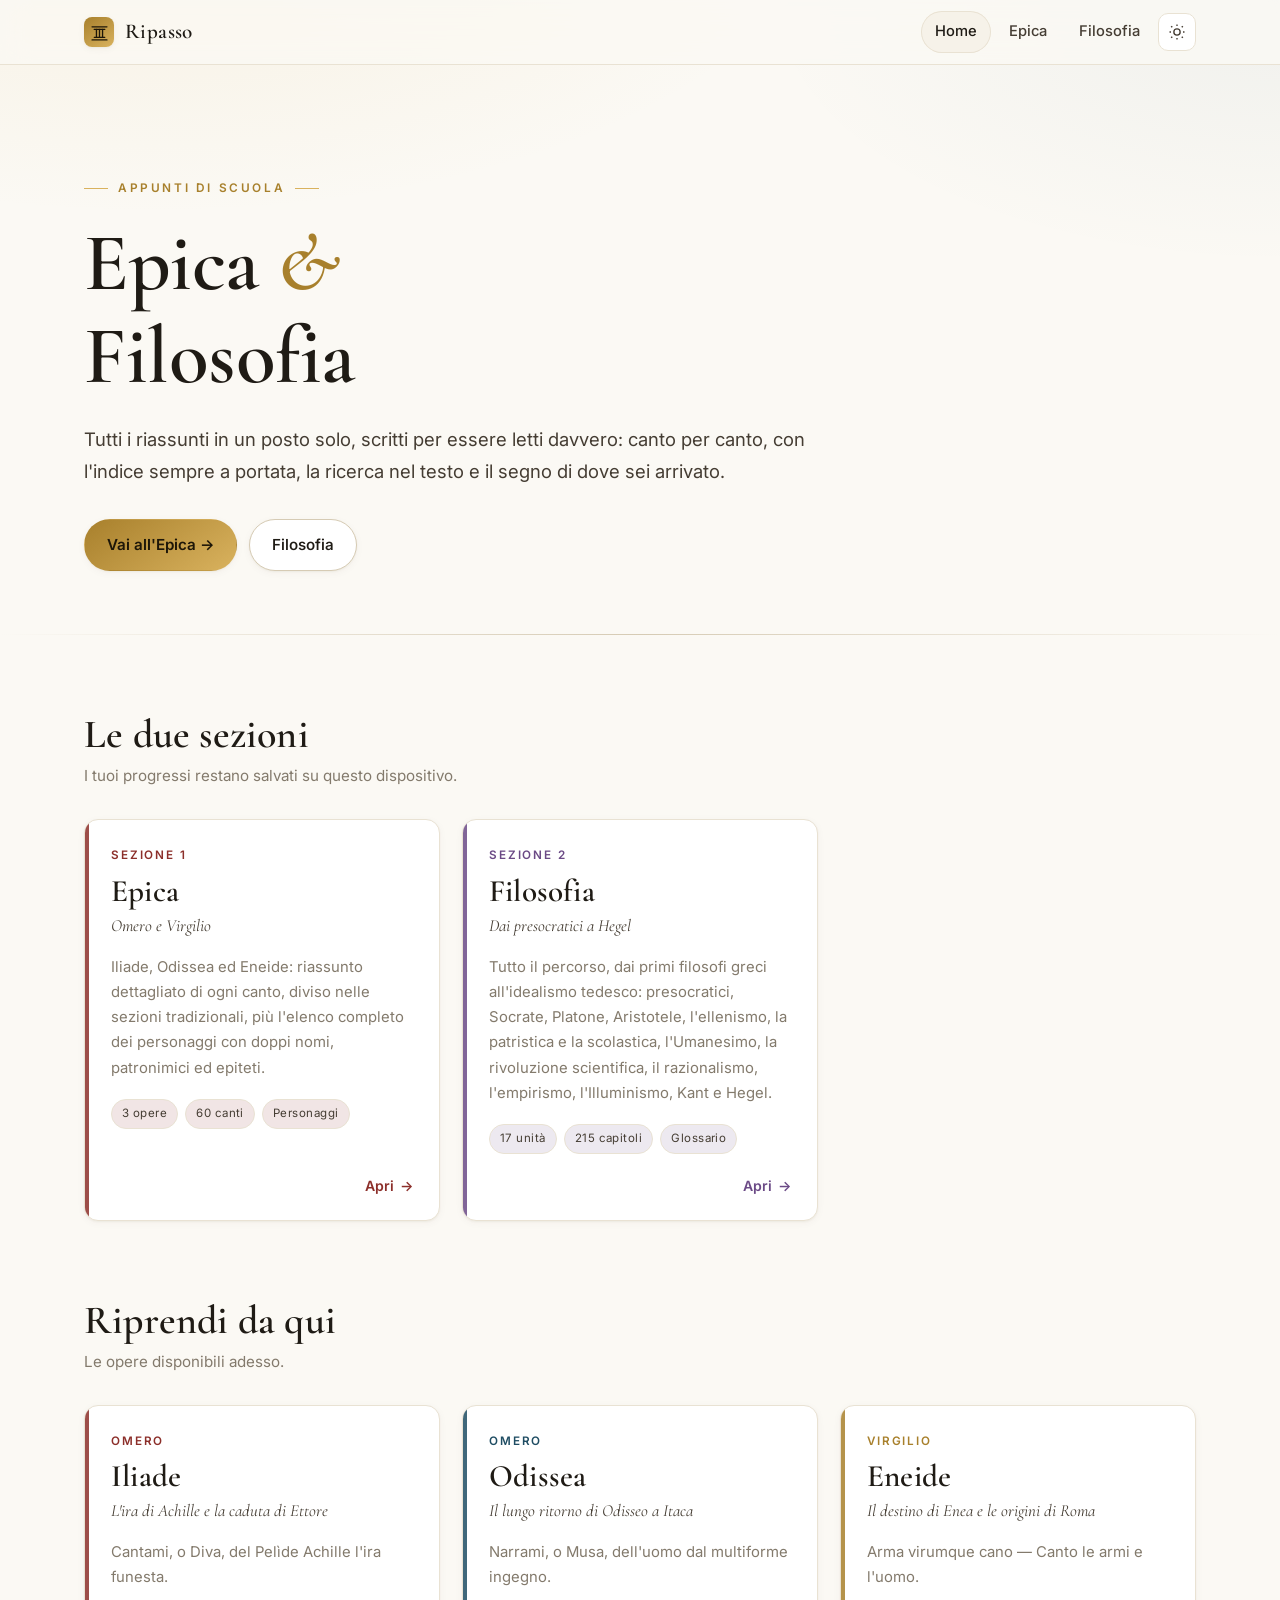
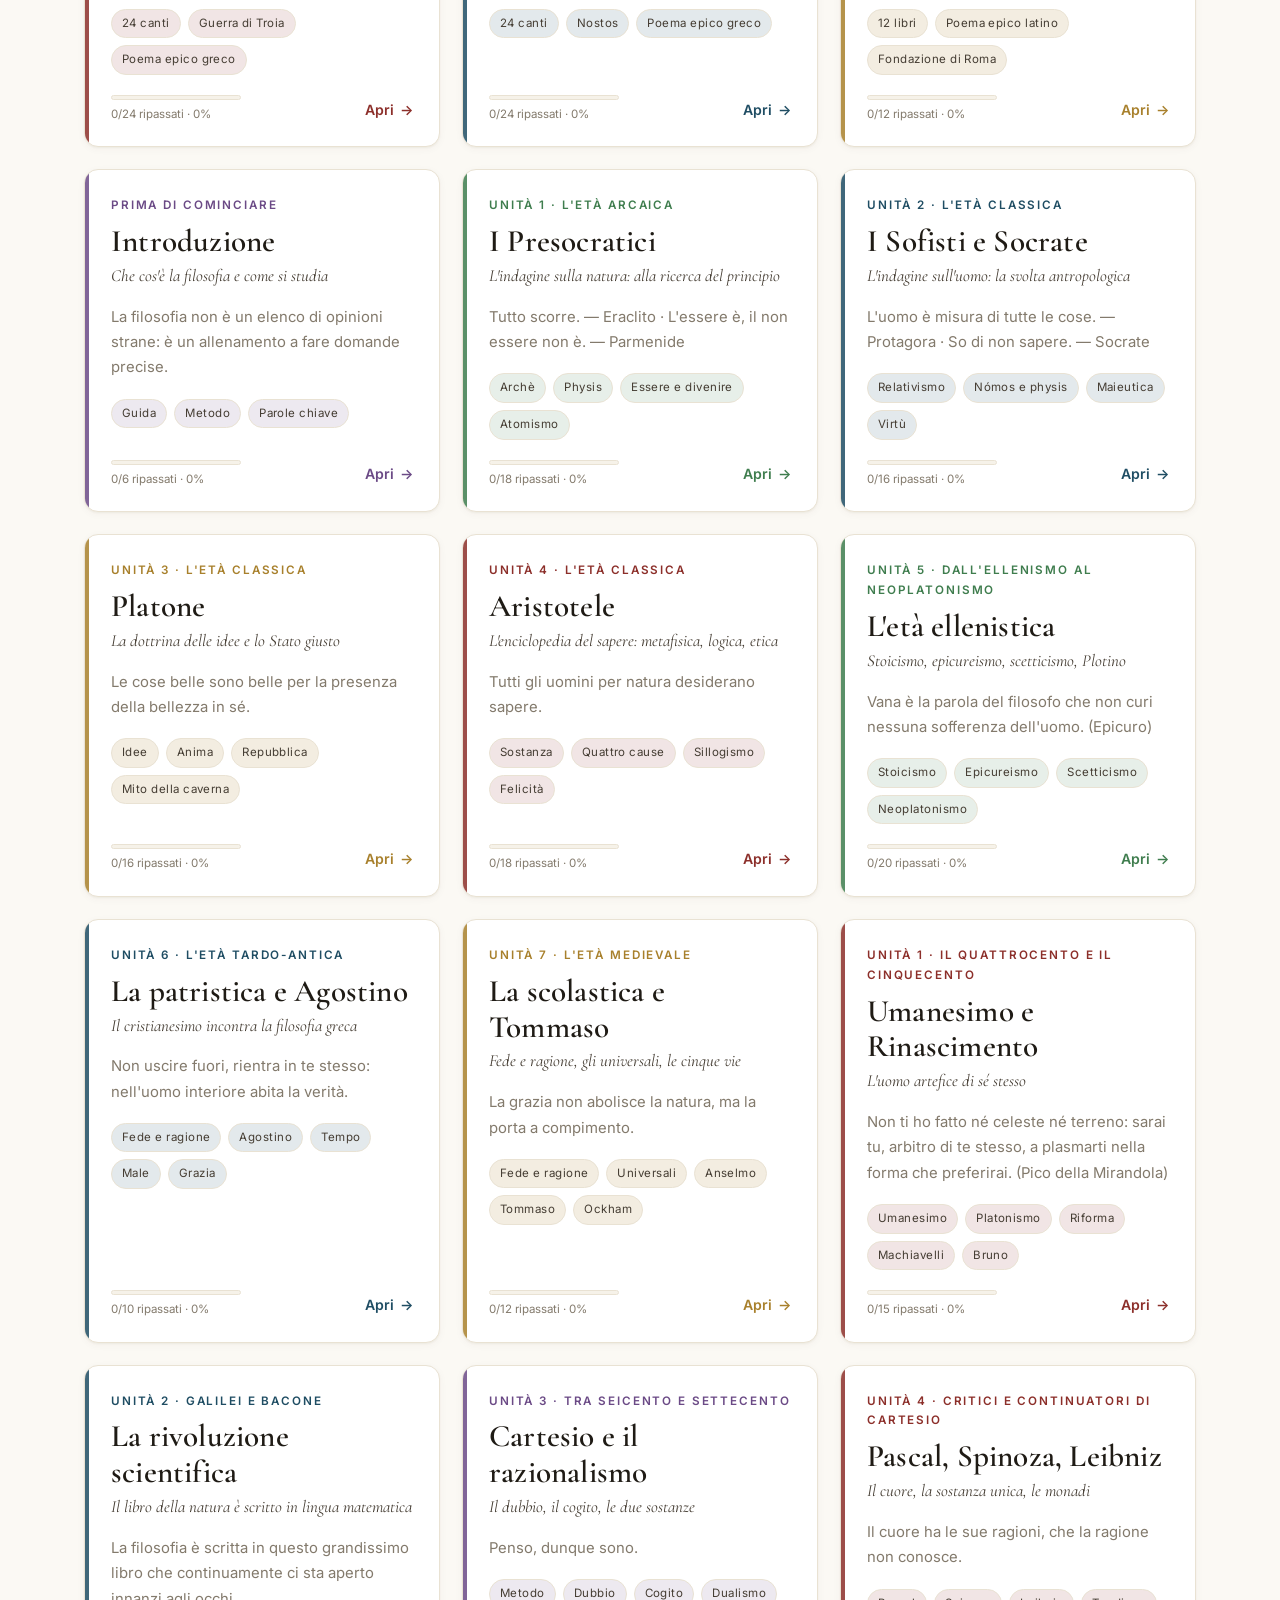
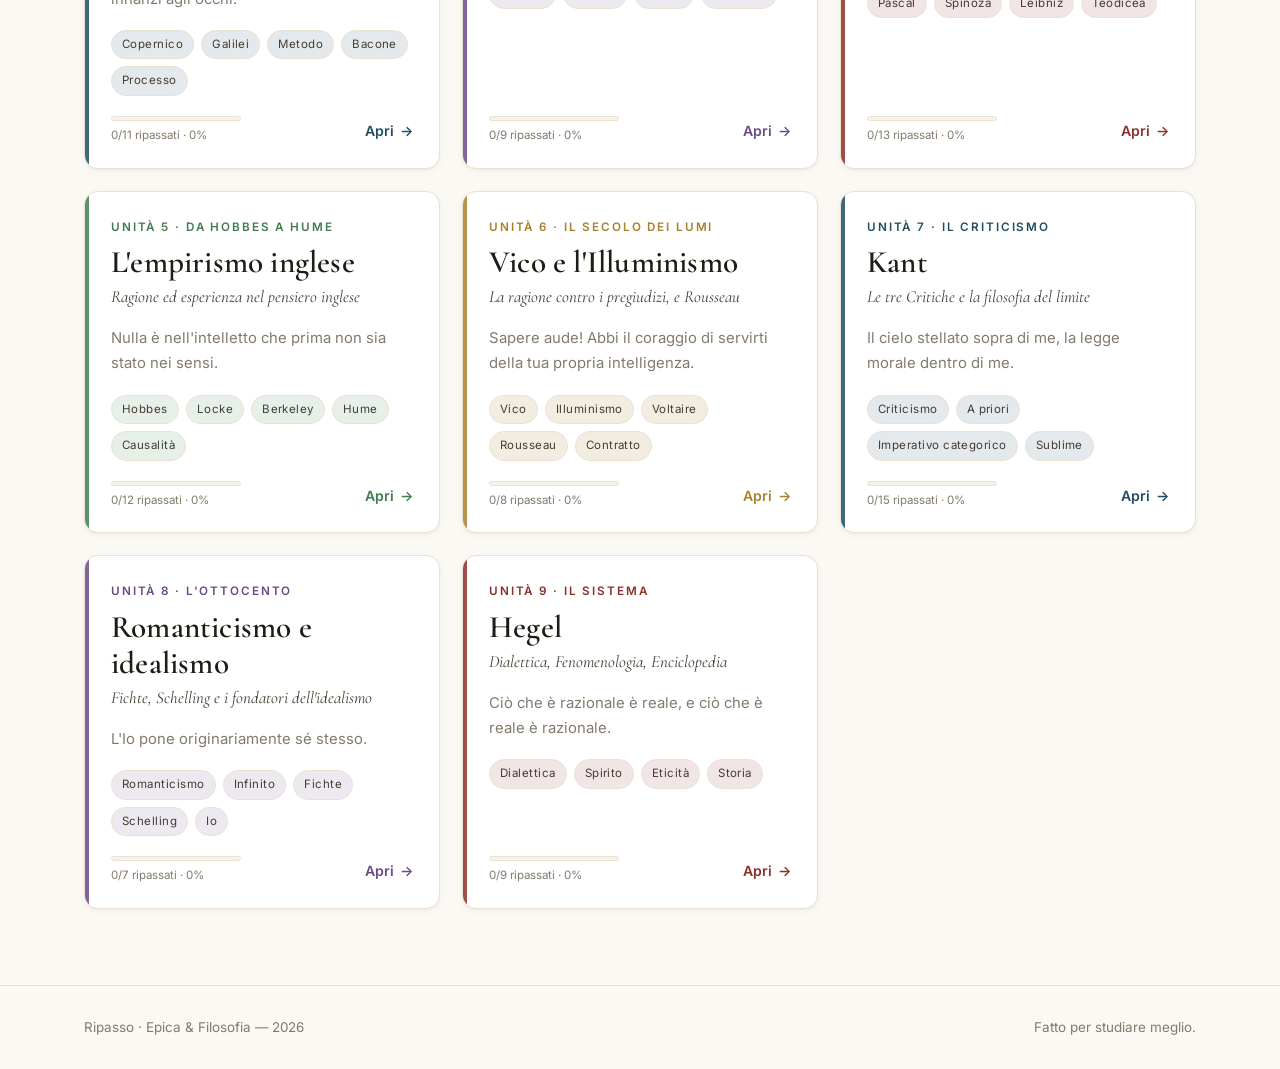
<file: index.html>
<!DOCTYPE html>
<html lang="it">
<head>
<meta charset="utf-8">
<meta name="viewport" content="width=device-width, initial-scale=1">
<title>Ripasso — Epica &amp; Filosofia</title>
<meta name="description" content="Riassunti di Iliade, Odissea, Eneide e tutta la filosofia dai presocratici a Hegel, in un unico posto.">
<meta name="theme-color" content="#fbf9f4">
<link rel="preconnect" href="https://fonts.googleapis.com">
<link rel="preconnect" href="https://fonts.gstatic.com" crossorigin>
<link href="https://fonts.googleapis.com/css2?family=Cormorant+Garamond:ital,wght@0,400;0,600;0,700;1,400;1,600&family=Inter:wght@400;500;600&display=swap" rel="stylesheet">
<link rel="stylesheet" href="assets/css/style.css">
<link rel="icon" href="data:image/svg+xml,<svg xmlns='http://www.w3.org/2000/svg' viewBox='0 0 100 100'><text y='.9em' font-size='90'>🏛️</text></svg>">
</head>
<body>

<header class="site-header">
  <div class="wrap">
    <a class="brand" href="index.html"><span class="mark" aria-hidden="true"><svg viewBox="0 0 24 24" fill="none" stroke="currentColor" stroke-width="1.5" stroke-linecap="round"><path d="M3.5 5.5h17"/><path d="M6 8.5h12"/><path d="M8.5 8.5v9M12 8.5v9M15.5 8.5v9"/><path d="M6 17.5h12"/><path d="M3.5 20.5h17"/></svg></span> Ripasso</a>
    <nav class="nav">
      <a href="index.html" class="active">Home</a>
      <a href="epica.html">Epica</a>
      <a href="filosofia.html">Filosofia</a>
      <button class="icon-btn" data-toggle-tema title="Cambia tema" aria-label="Cambia tema">
        <svg class="icon-moon" viewBox="0 0 24 24" fill="none" stroke="currentColor" stroke-width="1.8"><path d="M21 12.8A9 9 0 1 1 11.2 3a7 7 0 0 0 9.8 9.8Z"/></svg>
        <svg class="icon-sun" viewBox="0 0 24 24" fill="none" stroke="currentColor" stroke-width="1.8"><circle cx="12" cy="12" r="4.2"/><path d="M12 2v2m0 16v2M4.2 4.2l1.5 1.5m12.6 12.6 1.5 1.5M2 12h2m16 0h2M4.2 19.8l1.5-1.5M18.3 5.7l1.5-1.5"/></svg>
      </button>
    </nav>
  </div>
</header>

<section class="hero">
  <div class="wrap">
    <p class="eyebrow">Appunti di scuola</p>
    <h1>Epica <em>&amp;</em><br>Filosofia</h1>
    <p class="lead">Tutti i riassunti in un posto solo, scritti per essere letti davvero: canto per canto, con l'indice sempre a portata, la ricerca nel testo e il segno di dove sei arrivato.</p>
    <div class="hero-actions">
      <a class="btn btn-primary" href="epica.html">Vai all'Epica →</a>
      <a class="btn" href="filosofia.html">Filosofia</a>
    </div>
  </div>
</section>

<section class="section">
  <div class="wrap">
    <div class="section-head">
      <div>
        <h2>Le due sezioni</h2>
        <p>I tuoi progressi restano salvati su questo dispositivo.</p>
      </div>
    </div>
    <div class="grid">
      <a class="card" href="epica.html" data-colore="rosso">
        <span class="kicker">Sezione 1</span>
        <h3>Epica</h3>
        <p class="sub">Omero e Virgilio</p>
        <p class="desc">Iliade, Odissea ed Eneide: riassunto dettagliato di ogni canto, diviso nelle sezioni tradizionali, più l'elenco completo dei personaggi con doppi nomi, patronimici ed epiteti.</p>
        <div class="tags"><span class="tag">3 opere</span><span class="tag">60 canti</span><span class="tag">Personaggi</span></div>
        <div class="card-foot"><span></span><span class="go">Apri <span>→</span></span></div>
      </a>
      <a class="card" href="filosofia.html" data-colore="viola">
        <span class="kicker">Sezione 2</span>
        <h3>Filosofia</h3>
        <p class="sub">Dai presocratici a Hegel</p>
        <p class="desc">Tutto il percorso, dai primi filosofi greci all'idealismo tedesco: presocratici, Socrate, Platone, Aristotele, l'ellenismo, la patristica e la scolastica, l'Umanesimo, la rivoluzione scientifica, il razionalismo, l'empirismo, l'Illuminismo, Kant e Hegel.</p>
        <div class="tags"><span class="tag">17 unità</span><span class="tag">215 capitoli</span><span class="tag">Glossario</span></div>
        <div class="card-foot"><span></span><span class="go">Apri <span>→</span></span></div>
      </a>
    </div>
  </div>
</section>

<section class="section" style="padding-top:0">
  <div class="wrap">
    <div class="section-head"><div><h2>Riprendi da qui</h2><p>Le opere disponibili adesso.</p></div></div>
    <div class="grid" id="griglia-tutte"></div>
  </div>
</section>

<footer class="site-footer">
  <div class="wrap">
    <span>Ripasso · Epica &amp; Filosofia — <span data-anno></span></span>
    <span>Fatto per studiare meglio.</span>
  </div>
</footer>

<button class="top-btn" aria-label="Torna su">
  <svg viewBox="0 0 24 24" fill="none" stroke="currentColor" stroke-width="2" width="18" height="18"><path d="m6 15 6-6 6 6"/></svg>
</button>

<script src="assets/js/data-epica.js"></script>
<script src="assets/js/data-filosofia.js"></script>
<script src="assets/js/data-filosofia-1b.js"></script>
<script src="assets/js/data-filosofia-2a.js"></script>
<script src="assets/js/data-filosofia-2b.js"></script>
<script src="assets/js/app.js"></script>
<script>
  document.addEventListener("DOMContentLoaded", () => {
    const tutte = { ...EPICA, ...FILOSOFIA };
    const ordine = [...EPICA_ORDINE, ...FILOSOFIA_ORDINE];
    renderGriglia("#griglia-tutte", tutte, ordine);
  });
</script>
</body>
</html>
</file>
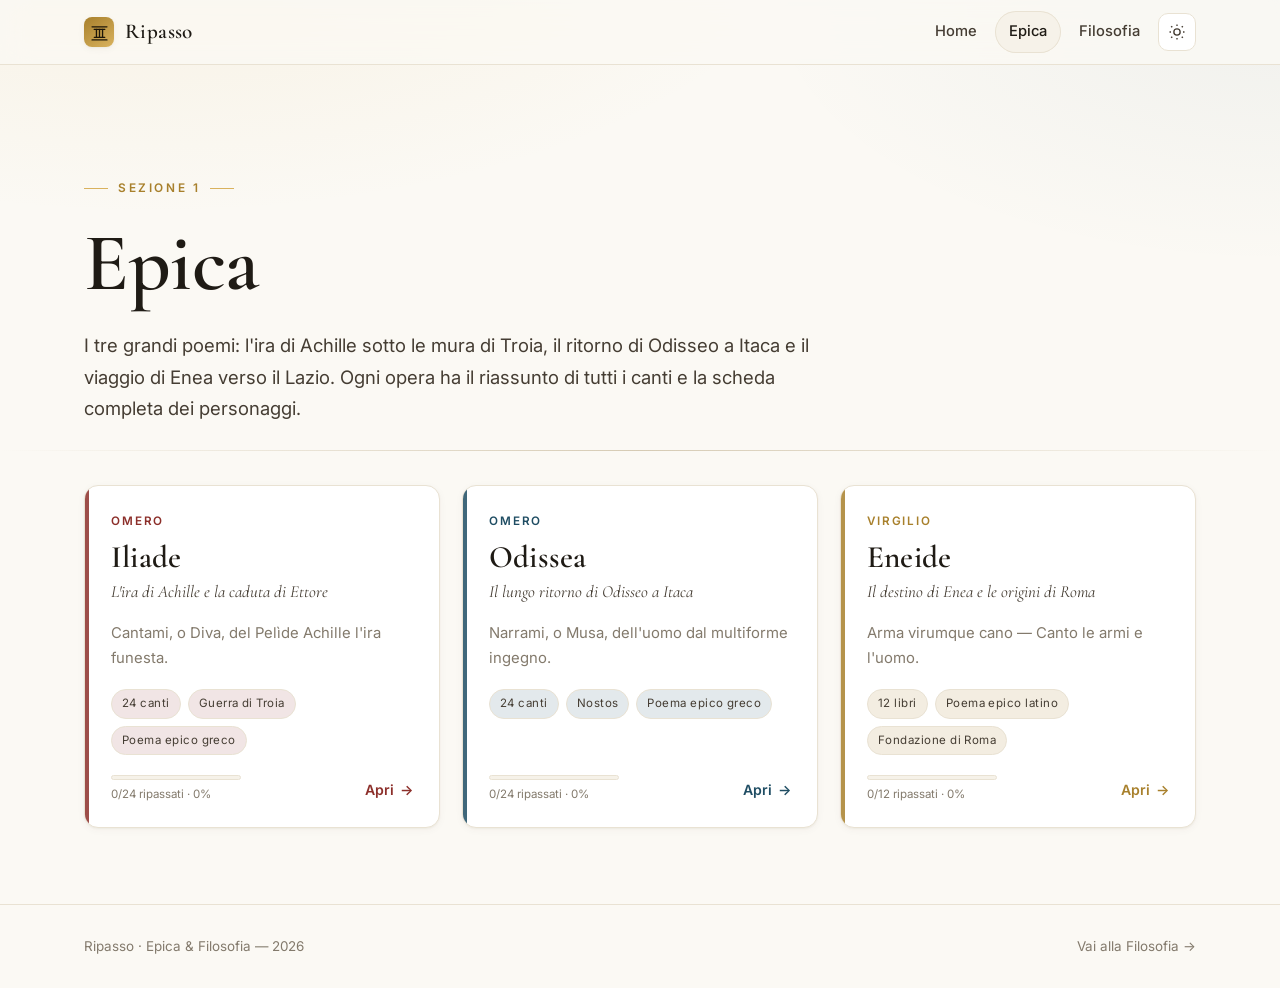
<file: epica.html>
<!DOCTYPE html>
<html lang="it">
<head>
<meta charset="utf-8">
<meta name="viewport" content="width=device-width, initial-scale=1">
<title>Epica — Ripasso</title>
<meta name="description" content="Iliade, Odissea ed Eneide: riassunti dettagliati canto per canto e personaggi.">
<link rel="preconnect" href="https://fonts.googleapis.com">
<link rel="preconnect" href="https://fonts.gstatic.com" crossorigin>
<link href="https://fonts.googleapis.com/css2?family=Cormorant+Garamond:ital,wght@0,400;0,600;0,700;1,400;1,600&family=Inter:wght@400;500;600&display=swap" rel="stylesheet">
<link rel="stylesheet" href="assets/css/style.css">
<link rel="icon" href="data:image/svg+xml,<svg xmlns='http://www.w3.org/2000/svg' viewBox='0 0 100 100'><text y='.9em' font-size='90'>🏛️</text></svg>">
</head>
<body>

<header class="site-header">
  <div class="wrap">
    <a class="brand" href="index.html"><span class="mark" aria-hidden="true"><svg viewBox="0 0 24 24" fill="none" stroke="currentColor" stroke-width="1.5" stroke-linecap="round"><path d="M3.5 5.5h17"/><path d="M6 8.5h12"/><path d="M8.5 8.5v9M12 8.5v9M15.5 8.5v9"/><path d="M6 17.5h12"/><path d="M3.5 20.5h17"/></svg></span> Ripasso</a>
    <nav class="nav">
      <a href="index.html">Home</a>
      <a href="epica.html" class="active">Epica</a>
      <a href="filosofia.html">Filosofia</a>
      <button class="icon-btn" data-toggle-tema title="Cambia tema" aria-label="Cambia tema">
        <svg class="icon-moon" viewBox="0 0 24 24" fill="none" stroke="currentColor" stroke-width="1.8"><path d="M21 12.8A9 9 0 1 1 11.2 3a7 7 0 0 0 9.8 9.8Z"/></svg>
        <svg class="icon-sun" viewBox="0 0 24 24" fill="none" stroke="currentColor" stroke-width="1.8"><circle cx="12" cy="12" r="4.2"/><path d="M12 2v2m0 16v2M4.2 4.2l1.5 1.5m12.6 12.6 1.5 1.5M2 12h2m16 0h2M4.2 19.8l1.5-1.5M18.3 5.7l1.5-1.5"/></svg>
      </button>
    </nav>
  </div>
</header>

<section class="hero" style="padding-bottom:26px">
  <div class="wrap">
    <p class="eyebrow">Sezione 1</p>
    <h1>Epica</h1>
    <p class="lead">I tre grandi poemi: l'ira di Achille sotto le mura di Troia, il ritorno di Odisseo a Itaca e il viaggio di Enea verso il Lazio. Ogni opera ha il riassunto di tutti i canti e la scheda completa dei personaggi.</p>
  </div>
</section>

<section class="section" style="padding-top:34px">
  <div class="wrap">
    <div class="grid" id="griglia-epica"></div>
  </div>
</section>

<footer class="site-footer">
  <div class="wrap">
    <span>Ripasso · Epica &amp; Filosofia — <span data-anno></span></span>
    <span><a href="filosofia.html">Vai alla Filosofia →</a></span>
  </div>
</footer>

<button class="top-btn" aria-label="Torna su">
  <svg viewBox="0 0 24 24" fill="none" stroke="currentColor" stroke-width="2" width="18" height="18"><path d="m6 15 6-6 6 6"/></svg>
</button>

<script src="assets/js/data-epica.js"></script>
<script src="assets/js/data-filosofia.js"></script>
<script src="assets/js/data-filosofia-1b.js"></script>
<script src="assets/js/data-filosofia-2a.js"></script>
<script src="assets/js/data-filosofia-2b.js"></script>
<script src="assets/js/app.js"></script>
<script>
  document.addEventListener("DOMContentLoaded", () => renderGriglia("#griglia-epica", EPICA, EPICA_ORDINE));
</script>
</body>
</html>
</file>
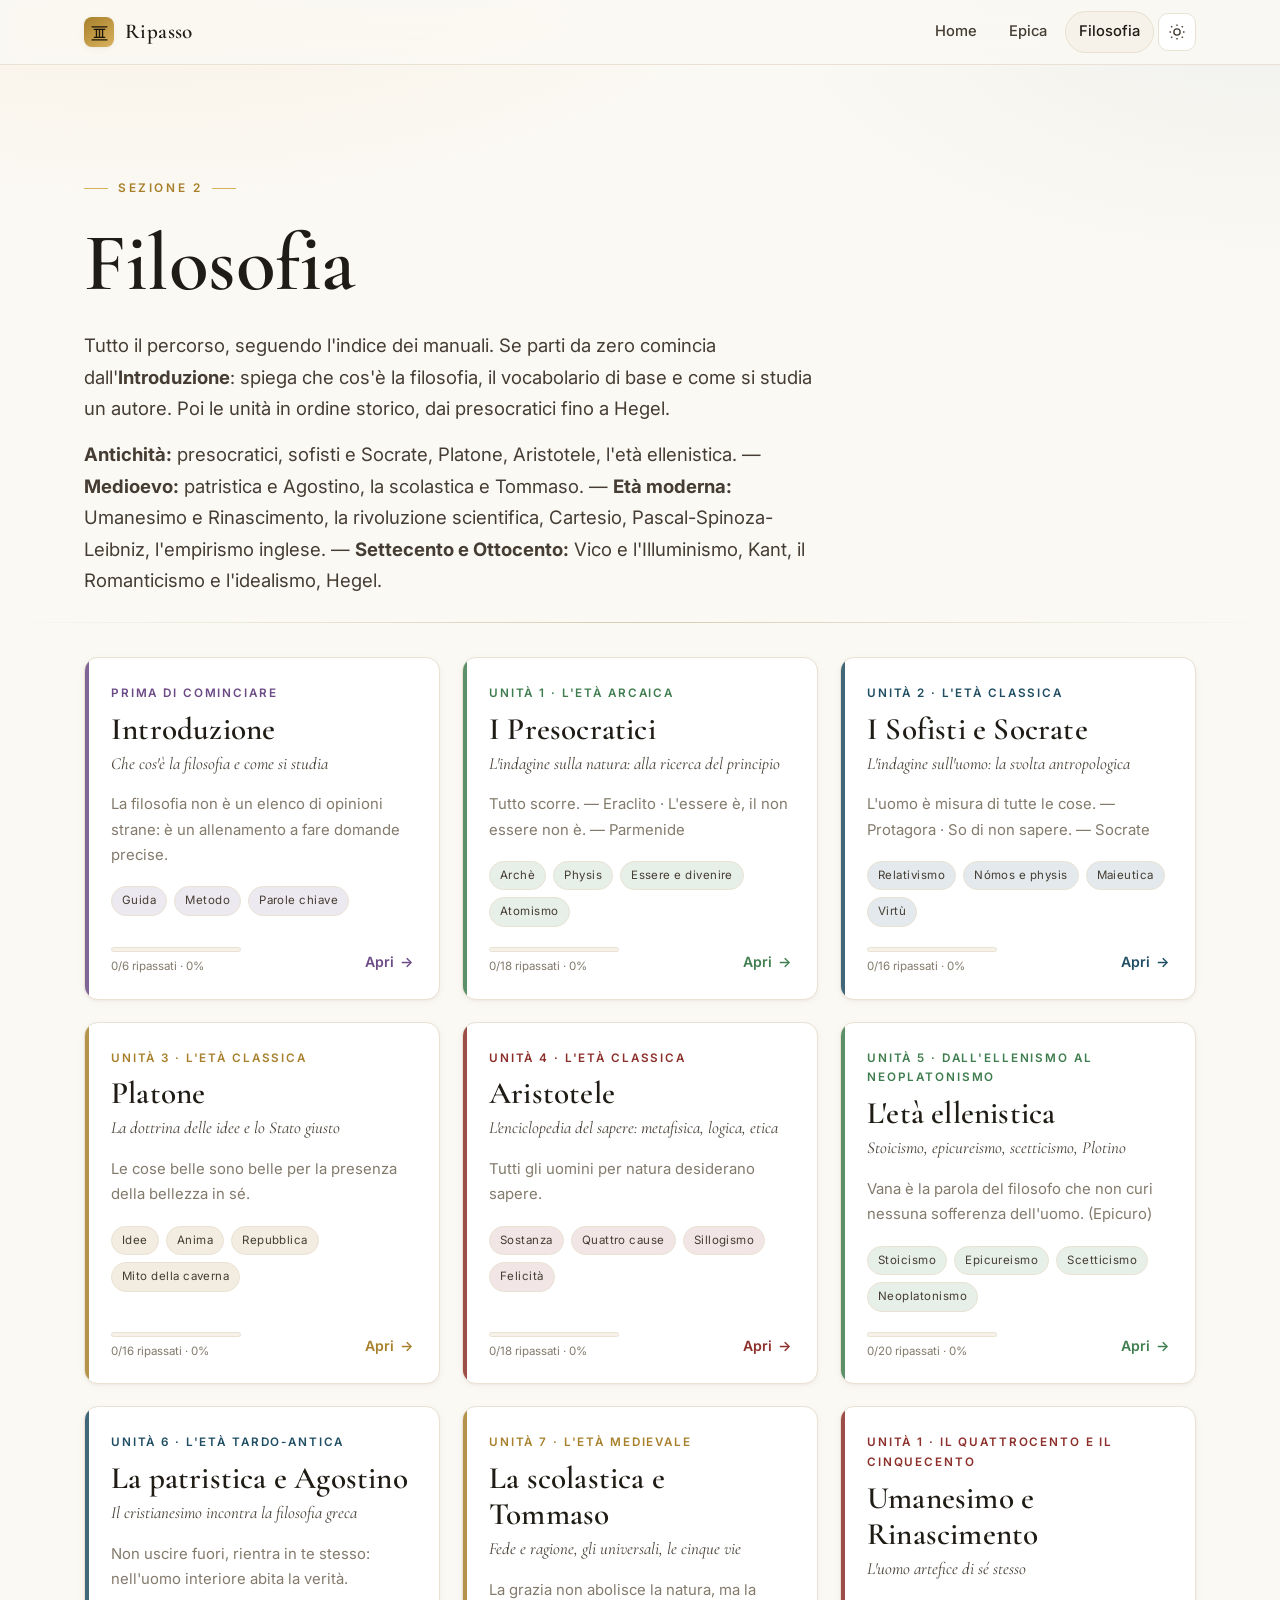
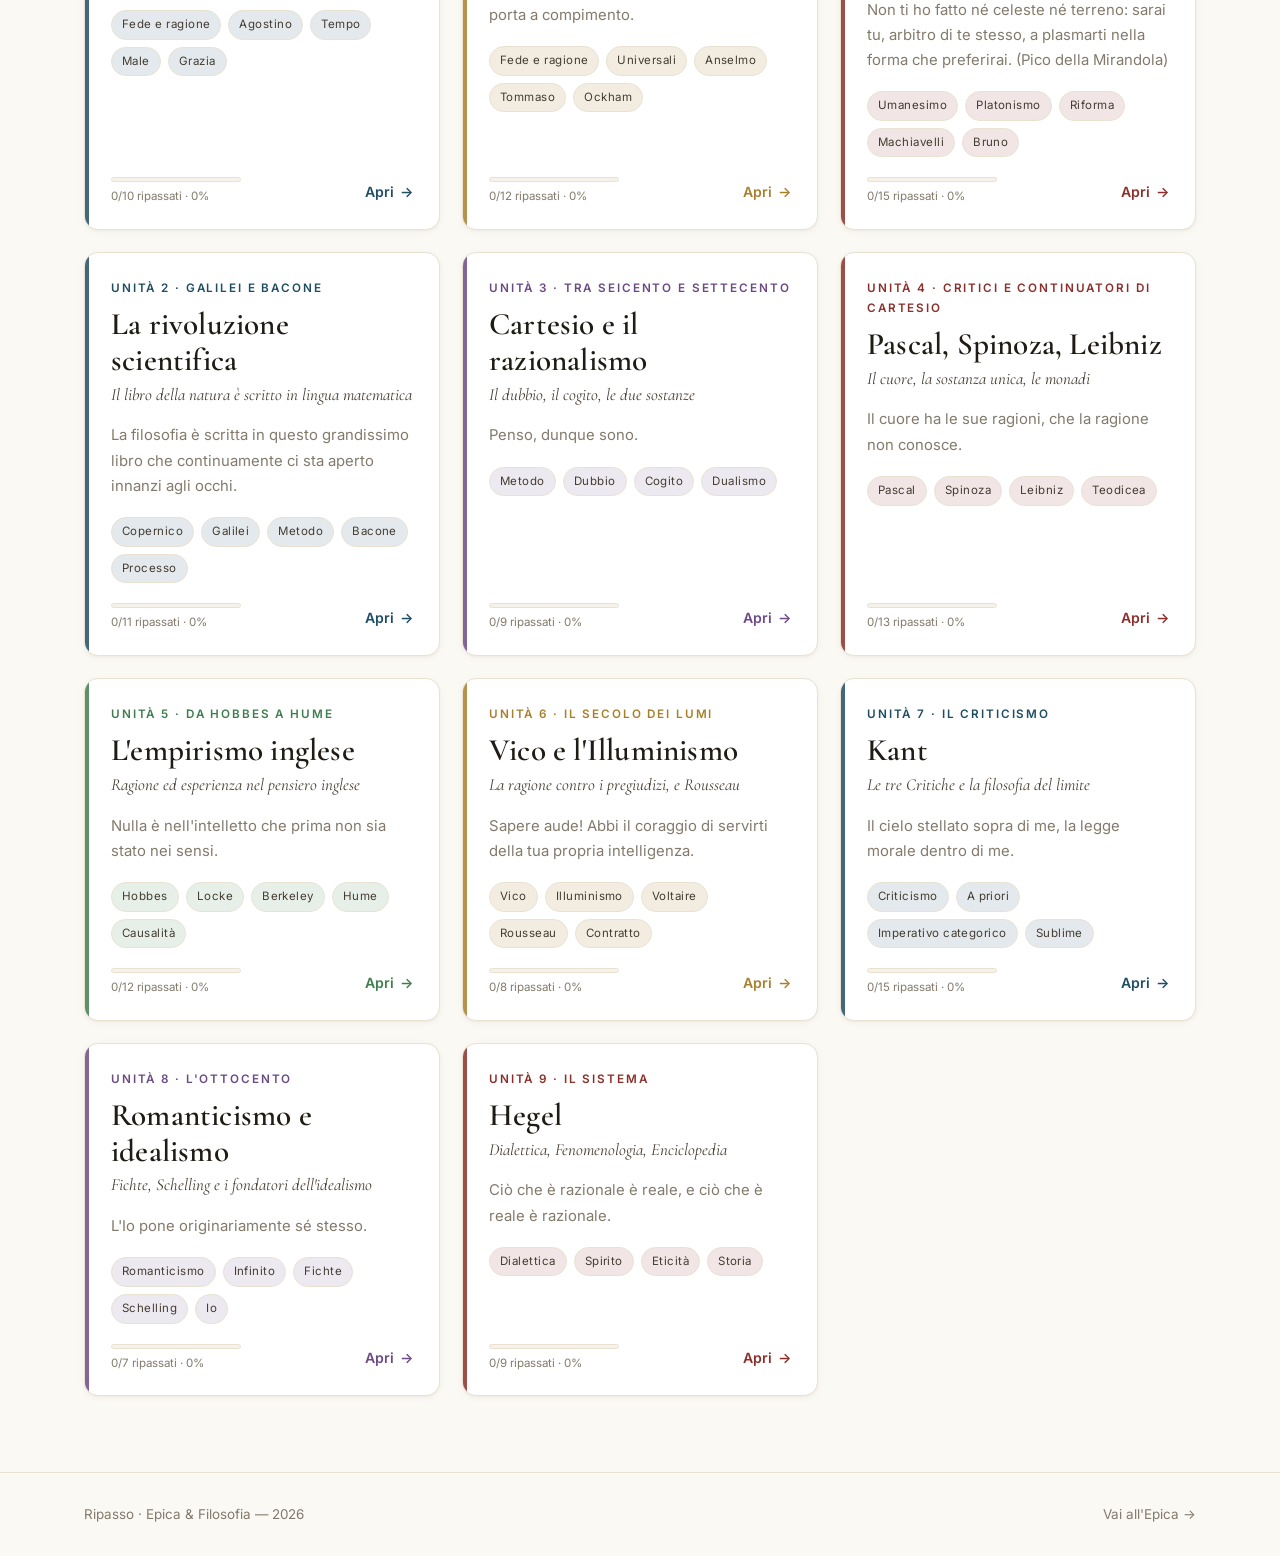
<file: filosofia.html>
<!DOCTYPE html>
<html lang="it">
<head>
<meta charset="utf-8">
<meta name="viewport" content="width=device-width, initial-scale=1">
<title>Filosofia — Ripasso</title>
<meta name="description" content="Riassunti di filosofia dai presocratici a Hegel: 17 unità, 215 capitoli, glossari.">
<link rel="preconnect" href="https://fonts.googleapis.com">
<link rel="preconnect" href="https://fonts.gstatic.com" crossorigin>
<link href="https://fonts.googleapis.com/css2?family=Cormorant+Garamond:ital,wght@0,400;0,600;0,700;1,400;1,600&family=Inter:wght@400;500;600&display=swap" rel="stylesheet">
<link rel="stylesheet" href="assets/css/style.css">
<link rel="icon" href="data:image/svg+xml,<svg xmlns='http://www.w3.org/2000/svg' viewBox='0 0 100 100'><text y='.9em' font-size='90'>🏛️</text></svg>">
</head>
<body>

<header class="site-header">
  <div class="wrap">
    <a class="brand" href="index.html"><span class="mark" aria-hidden="true"><svg viewBox="0 0 24 24" fill="none" stroke="currentColor" stroke-width="1.5" stroke-linecap="round"><path d="M3.5 5.5h17"/><path d="M6 8.5h12"/><path d="M8.5 8.5v9M12 8.5v9M15.5 8.5v9"/><path d="M6 17.5h12"/><path d="M3.5 20.5h17"/></svg></span> Ripasso</a>
    <nav class="nav">
      <a href="index.html">Home</a>
      <a href="epica.html">Epica</a>
      <a href="filosofia.html" class="active">Filosofia</a>
      <button class="icon-btn" data-toggle-tema title="Cambia tema" aria-label="Cambia tema">
        <svg class="icon-moon" viewBox="0 0 24 24" fill="none" stroke="currentColor" stroke-width="1.8"><path d="M21 12.8A9 9 0 1 1 11.2 3a7 7 0 0 0 9.8 9.8Z"/></svg>
        <svg class="icon-sun" viewBox="0 0 24 24" fill="none" stroke="currentColor" stroke-width="1.8"><circle cx="12" cy="12" r="4.2"/><path d="M12 2v2m0 16v2M4.2 4.2l1.5 1.5m12.6 12.6 1.5 1.5M2 12h2m16 0h2M4.2 19.8l1.5-1.5M18.3 5.7l1.5-1.5"/></svg>
      </button>
    </nav>
  </div>
</header>

<section class="hero" style="padding-bottom:26px">
  <div class="wrap">
    <p class="eyebrow">Sezione 2</p>
    <h1>Filosofia</h1>
    <p class="lead">Tutto il percorso, seguendo l'indice dei manuali. Se parti da zero comincia dall'<b>Introduzione</b>: spiega che cos'è la filosofia, il vocabolario di base e come si studia un autore. Poi le unità in ordine storico, dai presocratici fino a Hegel.</p>
    <p class="lead" style="margin-top:14px"><b>Antichità:</b> presocratici, sofisti e Socrate, Platone, Aristotele, l'età ellenistica. — <b>Medioevo:</b> patristica e Agostino, la scolastica e Tommaso. — <b>Età moderna:</b> Umanesimo e Rinascimento, la rivoluzione scientifica, Cartesio, Pascal-Spinoza-Leibniz, l'empirismo inglese. — <b>Settecento e Ottocento:</b> Vico e l'Illuminismo, Kant, il Romanticismo e l'idealismo, Hegel.</p>
  </div>
</section>

<section class="section" style="padding-top:34px">
  <div class="wrap">
    <div class="grid" id="griglia-filosofia"></div>
  </div>
</section>

<footer class="site-footer">
  <div class="wrap">
    <span>Ripasso · Epica &amp; Filosofia — <span data-anno></span></span>
    <span><a href="epica.html">Vai all'Epica →</a></span>
  </div>
</footer>

<button class="top-btn" aria-label="Torna su">
  <svg viewBox="0 0 24 24" fill="none" stroke="currentColor" stroke-width="2" width="18" height="18"><path d="m6 15 6-6 6 6"/></svg>
</button>

<script src="assets/js/data-filosofia.js"></script>
<script src="assets/js/data-filosofia-1b.js"></script>
<script src="assets/js/data-filosofia-2a.js"></script>
<script src="assets/js/data-filosofia-2b.js"></script>
<script src="assets/js/app.js"></script>
<script>
  document.addEventListener("DOMContentLoaded", () => {
    renderGriglia("#griglia-filosofia", FILOSOFIA, FILOSOFIA_ORDINE, `
      <div class="empty">
        <div class="big">🦉</div>
        <h3>Sezione ancora vuota</h3>
        <p>Per aggiungere un argomento apri uno dei file <code>assets/js/data-filosofia*.js</code>, copia la struttura di un'unità esistente e incolla il tuo riassunto. Ricordati di aggiungere l'id dentro <code>FILOSOFIA_ORDINE</code>.</p>
      </div>`);
  });
</script>
</body>
</html>
</file>
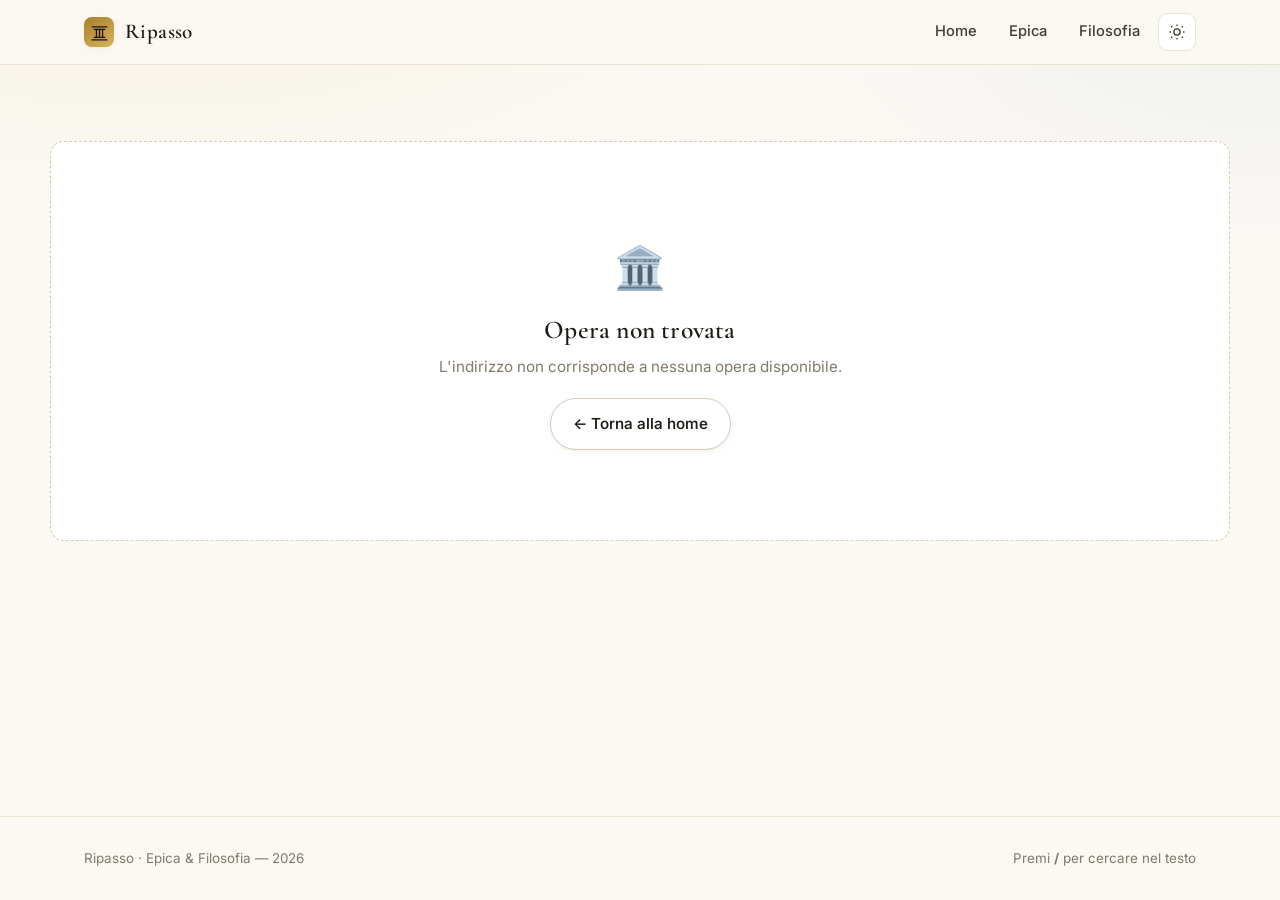
<file: opera.html>
<!DOCTYPE html>
<html lang="it">
<head>
<meta charset="utf-8">
<meta name="viewport" content="width=device-width, initial-scale=1">
<title>Opera — Ripasso</title>
<link rel="preconnect" href="https://fonts.googleapis.com">
<link rel="preconnect" href="https://fonts.gstatic.com" crossorigin>
<link href="https://fonts.googleapis.com/css2?family=Cormorant+Garamond:ital,wght@0,400;0,600;0,700;1,400;1,600&family=Inter:wght@400;500;600&display=swap" rel="stylesheet">
<link rel="stylesheet" href="assets/css/style.css">
<link rel="icon" href="data:image/svg+xml,<svg xmlns='http://www.w3.org/2000/svg' viewBox='0 0 100 100'><text y='.9em' font-size='90'>🏛️</text></svg>">
</head>
<body>

<header class="site-header">
  <div class="wrap">
    <a class="brand" href="index.html"><span class="mark" aria-hidden="true"><svg viewBox="0 0 24 24" fill="none" stroke="currentColor" stroke-width="1.5" stroke-linecap="round"><path d="M3.5 5.5h17"/><path d="M6 8.5h12"/><path d="M8.5 8.5v9M12 8.5v9M15.5 8.5v9"/><path d="M6 17.5h12"/><path d="M3.5 20.5h17"/></svg></span> Ripasso</a>
    <nav class="nav">
      <a href="index.html">Home</a>
      <a href="epica.html">Epica</a>
      <a href="filosofia.html">Filosofia</a>
      <button class="icon-btn" data-toggle-tema title="Cambia tema" aria-label="Cambia tema">
        <svg class="icon-moon" viewBox="0 0 24 24" fill="none" stroke="currentColor" stroke-width="1.8"><path d="M21 12.8A9 9 0 1 1 11.2 3a7 7 0 0 0 9.8 9.8Z"/></svg>
        <svg class="icon-sun" viewBox="0 0 24 24" fill="none" stroke="currentColor" stroke-width="1.8"><circle cx="12" cy="12" r="4.2"/><path d="M12 2v2m0 16v2M4.2 4.2l1.5 1.5m12.6 12.6 1.5 1.5M2 12h2m16 0h2M4.2 19.8l1.5-1.5M18.3 5.7l1.5-1.5"/></svg>
      </button>
    </nav>
  </div>
</header>

<div id="opera-root"></div>

<footer class="site-footer">
  <div class="wrap">
    <span>Ripasso · Epica &amp; Filosofia — <span data-anno></span></span>
    <span>Premi <b>/</b> per cercare nel testo</span>
  </div>
</footer>

<button class="top-btn" aria-label="Torna su">
  <svg viewBox="0 0 24 24" fill="none" stroke="currentColor" stroke-width="2" width="18" height="18"><path d="m6 15 6-6 6 6"/></svg>
</button>

<script src="assets/js/data-epica.js"></script>
<script src="assets/js/data-filosofia.js"></script>
<script src="assets/js/data-filosofia-1b.js"></script>
<script src="assets/js/data-filosofia-2a.js"></script>
<script src="assets/js/data-filosofia-2b.js"></script>
<script src="assets/js/app.js"></script>
<script src="assets/js/opera.js"></script>
</body>
</html>
</file>
<file: assets/css/style.css>
/* ============================================================
   RIPASSO — Epica & Filosofia
   Foglio di stile unico. Temi chiaro/scuro via [data-theme].
   ============================================================ */

/* ---------- Reset ---------- */
*, *::before, *::after { box-sizing: border-box; }
* { margin: 0; padding: 0; }
html { -webkit-text-size-adjust: 100%; scroll-behavior: smooth; }
img, svg { display: block; max-width: 100%; }
button, input, select { font: inherit; color: inherit; }
a { color: inherit; text-decoration: none; }
ul { list-style: none; }

/* ---------- Design tokens ---------- */
:root {
  --bg:            #fbf9f4;
  --bg-2:          #fffefb;
  --surface:       #ffffff;
  --surface-2:     #f6f2e9;
  --ink:           #1f1b15;
  --ink-2:         #453d33;
  --ink-3:         #837a6c;
  --line:          #e9e2d3;
  --line-2:        #d6cbb4;
  --gold:          #a8802c;
  --gold-soft:     #d9b25e;
  --accent:        #8c2f2a;
  --accent-2:      #1f4d63;
  --ok:            #3f7d4e;
  --shadow-sm:     0 1px 2px rgba(70,55,25,.05), 0 2px 8px rgba(70,55,25,.04);
  --shadow-md:     0 4px 12px rgba(70,55,25,.06), 0 12px 30px rgba(70,55,25,.07);
  --shadow-lg:     0 12px 40px rgba(70,55,25,.11);
  --radius:        14px;
  --radius-sm:     9px;
  --maxw:          1180px;
  --serif:         "Cormorant Garamond", "Iowan Old Style", Palatino, "Palatino Linotype", Georgia, serif;
  --sans:          "Inter", -apple-system, BlinkMacSystemFont, "Segoe UI", Roboto, Helvetica, Arial, sans-serif;
  --paper: radial-gradient(1100px 520px at 12% -12%, rgba(216,178,94,.13), transparent 62%),
           radial-gradient(900px 460px at 100% 0%, rgba(31,77,99,.05), transparent 58%);
}

[data-theme="dark"] {
  --bg:            #12100e;
  --bg-2:          #171410;
  --surface:       #1c1916;
  --surface-2:     #232019;
  --ink:           #f0e9dc;
  --ink-2:         #cabfae;
  --ink-3:         #9a8f7e;
  --line:          #302a22;
  --line-2:        #443b2e;
  --gold:          #e0b968;
  --gold-soft:     #b8934a;
  --accent:        #d8756c;
  --accent-2:      #7fb4cf;
  --ok:            #79b98a;
  --shadow-sm:     0 1px 2px rgba(0,0,0,.4);
  --shadow-md:     0 6px 18px rgba(0,0,0,.45);
  --shadow-lg:     0 18px 50px rgba(0,0,0,.55);
  --paper: radial-gradient(1200px 600px at 12% -10%, rgba(224,185,104,.10), transparent 60%),
           radial-gradient(900px 500px at 100% 0%, rgba(127,180,207,.08), transparent 55%);
}

/* Accenti tematici per opera */
[data-colore="rosso"]  { --tema: #8c2f2a; --tema-soft: rgba(140,47,42,.12); }
[data-colore="blu"]    { --tema: #1f4d63; --tema-soft: rgba(31,77,99,.12); }
[data-colore="oro"]    { --tema: #a8802c; --tema-soft: rgba(168,128,44,.14); }
[data-colore="verde"]  { --tema: #3f7d4e; --tema-soft: rgba(63,125,78,.12); }
[data-colore="viola"]  { --tema: #6b4a86; --tema-soft: rgba(107,74,134,.12); }
[data-theme="dark"] [data-colore="rosso"] { --tema: #d8756c; --tema-soft: rgba(216,117,108,.14); }
[data-theme="dark"] [data-colore="blu"]   { --tema: #7fb4cf; --tema-soft: rgba(127,180,207,.14); }
[data-theme="dark"] [data-colore="oro"]   { --tema: #e0b968; --tema-soft: rgba(224,185,104,.14); }
[data-theme="dark"] [data-colore="verde"] { --tema: #79b98a; --tema-soft: rgba(121,185,138,.14); }
[data-theme="dark"] [data-colore="viola"] { --tema: #b592d4; --tema-soft: rgba(181,146,212,.14); }

/* ---------- Base ---------- */
body {
  font-family: var(--sans);
  font-size: 16.5px;
  line-height: 1.7;
  color: var(--ink);
  background-color: var(--bg);
  background-image: var(--paper);
  background-attachment: fixed;
  -webkit-font-smoothing: antialiased;
  min-height: 100vh;
  display: flex;
  flex-direction: column;
}
::selection { background: var(--gold-soft); color: #1a1509; }
h1, h2, h3, h4 { font-family: var(--serif); font-weight: 600; line-height: 1.15; letter-spacing: .2px; }
.wrap { width: 100%; max-width: var(--maxw); margin-inline: auto; padding-inline: clamp(18px, 4vw, 34px); }

/* ---------- Header ---------- */
.site-header {
  position: sticky; top: 0; z-index: 50;
  backdrop-filter: saturate(160%) blur(14px);
  -webkit-backdrop-filter: saturate(160%) blur(14px);
  background: color-mix(in srgb, var(--bg) 82%, transparent);
  border-bottom: 1px solid var(--line);
}
.site-header .wrap { display: flex; align-items: center; gap: 22px; height: 64px; }
.brand { display: flex; align-items: center; gap: 11px; font-family: var(--serif); font-size: 1.32rem; font-weight: 600; letter-spacing: .4px; }
.brand .mark {
  width: 30px; height: 30px; flex: none; border-radius: 8px;
  display: grid; place-items: center;
  background: linear-gradient(145deg, var(--gold), var(--gold-soft));
  color: #1d1608; box-shadow: var(--shadow-sm);
}
.brand .mark svg { width: 21px; height: 21px; }
.nav { margin-left: auto; display: flex; align-items: center; gap: 4px; }
.nav a {
  padding: 8px 14px; border-radius: 999px; font-size: .92rem; font-weight: 500; color: var(--ink-2);
  transition: background .18s, color .18s;
}
.nav a:hover { background: var(--surface-2); color: var(--ink); }
.nav a.active { color: var(--ink); background: var(--surface-2); box-shadow: inset 0 0 0 1px var(--line); }
.icon-btn {
  width: 38px; height: 38px; display: grid; place-items: center;
  border: 1px solid var(--line); background: var(--surface); border-radius: 10px;
  cursor: pointer; color: var(--ink-2); transition: .18s;
}
.icon-btn:hover { color: var(--ink); border-color: var(--line-2); transform: translateY(-1px); }
.icon-btn svg { width: 18px; height: 18px; }
[data-theme="dark"] .icon-sun { display: none; }
:root:not([data-theme="dark"]) .icon-moon { display: none; }

/* ---------- Hero ---------- */
.hero { padding: clamp(56px, 9vw, 104px) 0 clamp(38px, 6vw, 64px); position: relative; overflow: hidden; }
.hero::after {
  content: ""; position: absolute; inset: auto 0 0 0; height: 1px;
  background: linear-gradient(90deg, transparent, var(--line-2), transparent);
}
.eyebrow {
  font-size: .74rem; letter-spacing: .22em; text-transform: uppercase;
  color: var(--gold); font-weight: 600; margin-bottom: 18px;
  display: inline-flex; align-items: center; gap: 10px;
}
.eyebrow::before, .eyebrow::after { content: ""; width: 24px; height: 1px; background: var(--gold-soft); }
.hero h1 { font-size: clamp(2.9rem, 7.5vw, 5.1rem); letter-spacing: -.5px; }
.hero h1 em { font-style: italic; color: var(--gold); }
.hero p.lead { font-size: clamp(1.02rem, 1.6vw, 1.16rem); color: var(--ink-2); max-width: 62ch; margin-top: 20px; }
.hero-actions { display: flex; flex-wrap: wrap; gap: 12px; margin-top: 32px; }
.btn {
  display: inline-flex; align-items: center; gap: 9px;
  padding: 12px 22px; border-radius: 999px; font-size: .95rem; font-weight: 550;
  border: 1px solid var(--line-2); background: var(--surface); color: var(--ink);
  cursor: pointer; transition: .2s; box-shadow: var(--shadow-sm);
}
.btn:hover { transform: translateY(-2px); box-shadow: var(--shadow-md); border-color: var(--gold-soft); }
.btn-primary { background: linear-gradient(145deg, var(--gold), var(--gold-soft)); color: #1d1608; border-color: transparent; font-weight: 600; }
[data-theme="dark"] .btn-primary { color: #17120a; }

/* ---------- Sezioni ---------- */
.section { padding: clamp(44px, 6vw, 76px) 0; }
.section-head { display: flex; align-items: flex-end; justify-content: space-between; gap: 24px; margin-bottom: 30px; flex-wrap: wrap; }
.section-head h2 { font-size: clamp(1.85rem, 3.4vw, 2.5rem); }
.section-head p { color: var(--ink-3); font-size: .95rem; margin-top: 6px; }

/* ---------- Griglia opere ---------- */
.grid { display: grid; gap: 22px; grid-template-columns: repeat(auto-fill, minmax(290px, 1fr)); }
.card {
  position: relative; display: flex; flex-direction: column;
  background: var(--surface); border: 1px solid var(--line); border-radius: var(--radius);
  padding: 26px 26px 22px; overflow: hidden;
  box-shadow: var(--shadow-sm); transition: transform .22s cubic-bezier(.3,.8,.4,1), box-shadow .22s, border-color .22s;
}
.card::before { content: ""; position: absolute; inset: 0 auto 0 0; width: 4px; background: var(--tema, var(--gold)); opacity: .85; }
.card:hover { transform: translateY(-4px); box-shadow: var(--shadow-md); border-color: var(--line-2); }
.card .kicker { font-size: .73rem; letter-spacing: .16em; text-transform: uppercase; color: var(--tema, var(--gold)); font-weight: 600; }
.card h3 { font-size: 1.95rem; margin: 8px 0 2px; }
.card .sub { font-family: var(--serif); font-size: 1.06rem; color: var(--ink-2); font-style: italic; }
.card .desc { font-size: .93rem; color: var(--ink-3); margin-top: 14px; }
.tags { display: flex; flex-wrap: wrap; gap: 7px; margin-top: 18px; }
.tag {
  font-size: .72rem; letter-spacing: .04em; padding: 4px 10px; border-radius: 999px;
  background: var(--tema-soft, var(--surface-2)); color: var(--ink-2); border: 1px solid var(--line);
}
.card-foot { margin-top: auto; padding-top: 20px; display: flex; align-items: center; justify-content: space-between; gap: 12px; }
.card-foot .go { font-size: .88rem; font-weight: 600; color: var(--tema, var(--gold)); display: inline-flex; align-items: center; gap: 6px; }
.card:hover .go span { transform: translateX(3px); }
.card-foot .go span { transition: transform .2s; display: inline-block; }

/* mini barra progresso nelle card */
.mini-prog { flex: 1; max-width: 130px; }
.mini-prog .bar { height: 5px; border-radius: 99px; background: var(--surface-2); overflow: hidden; border: 1px solid var(--line); }
.mini-prog .bar i { display: block; height: 100%; background: var(--tema, var(--gold)); border-radius: 99px; transition: width .4s; }
.mini-prog small { font-size: .72rem; color: var(--ink-3); display: block; margin-top: 5px; }

/* card "in arrivo" */
.card.soon { border-style: dashed; background: transparent; }
.card.soon::before { opacity: .3; }

/* ---------- Pagina opera ---------- */
.opera-hero { padding: clamp(40px, 6vw, 68px) 0 26px; position: relative; }
.crumb { font-size: .85rem; color: var(--ink-3); margin-bottom: 18px; display: flex; gap: 8px; align-items: center; }
.crumb a:hover { color: var(--tema, var(--gold)); }
.opera-hero h1 { font-size: clamp(2.6rem, 6.5vw, 4.3rem); }
.opera-hero .autore { font-size: .78rem; letter-spacing: .2em; text-transform: uppercase; color: var(--tema, var(--gold)); font-weight: 600; margin-bottom: 12px; }
.opera-hero .sub { font-family: var(--serif); font-style: italic; font-size: clamp(1.1rem, 2vw, 1.4rem); color: var(--ink-2); margin-top: 8px; }
.epigrafe {
  margin-top: 26px; padding: 16px 22px; border-left: 3px solid var(--tema, var(--gold));
  background: var(--tema-soft); border-radius: 0 10px 10px 0;
  font-family: var(--serif); font-size: 1.2rem; font-style: italic; color: var(--ink-2);
}
.meta-row { display: flex; flex-wrap: wrap; gap: 10px 26px; margin-top: 22px; font-size: .87rem; color: var(--ink-3); }
.meta-row b { color: var(--ink-2); font-weight: 600; }

/* barra progresso grande */
.progress-box {
  margin-top: 28px; padding: 16px 20px; border: 1px solid var(--line); border-radius: var(--radius);
  background: var(--surface); display: flex; align-items: center; gap: 18px; flex-wrap: wrap; box-shadow: var(--shadow-sm);
}
.progress-box .lbl { font-size: .87rem; color: var(--ink-2); font-weight: 550; }
.progress-box .track { flex: 1; min-width: 180px; height: 8px; background: var(--surface-2); border-radius: 99px; overflow: hidden; border: 1px solid var(--line); }
.progress-box .track i { display: block; height: 100%; width: 0; background: linear-gradient(90deg, var(--tema, var(--gold)), var(--gold-soft)); transition: width .45s cubic-bezier(.3,.8,.4,1); }
.progress-box .pct { font-family: var(--serif); font-size: 1.35rem; font-weight: 600; color: var(--tema, var(--gold)); min-width: 58px; text-align: right; }
.link-reset { font-size: .8rem; color: var(--ink-3); text-decoration: underline; text-underline-offset: 3px; cursor: pointer; background: none; border: none; }
.link-reset:hover { color: var(--accent); }

/* ---------- Toolbar (tabs + ricerca) ---------- */
.toolbar {
  position: sticky; top: 64px; z-index: 40; padding: 12px 0;
  background: color-mix(in srgb, var(--bg) 88%, transparent);
  backdrop-filter: blur(12px); -webkit-backdrop-filter: blur(12px);
  border-bottom: 1px solid var(--line); margin-bottom: 30px;
}
.toolbar .wrap { display: flex; align-items: center; gap: 12px; flex-wrap: wrap; }
.tabs { display: flex; gap: 4px; background: var(--surface-2); padding: 4px; border-radius: 999px; border: 1px solid var(--line); }
.tabs button {
  padding: 7px 18px; border: none; background: none; border-radius: 999px;
  font-size: .89rem; font-weight: 550; color: var(--ink-3); cursor: pointer; transition: .18s; white-space: nowrap;
}
.tabs button[aria-selected="true"] { background: var(--surface); color: var(--ink); box-shadow: var(--shadow-sm); }
.search {
  position: relative; flex: 1; min-width: 190px; max-width: 380px; margin-left: auto;
}
.search input {
  width: 100%; padding: 10px 38px 10px 38px; border-radius: 999px;
  border: 1px solid var(--line); background: var(--surface); font-size: .9rem; outline: none; transition: .18s;
}
.search input:focus { border-color: var(--tema, var(--gold)); box-shadow: 0 0 0 3px var(--tema-soft); }
.search svg { position: absolute; left: 13px; top: 50%; transform: translateY(-50%); width: 16px; height: 16px; color: var(--ink-3); }
.search kbd {
  position: absolute; right: 12px; top: 50%; transform: translateY(-50%);
  font-family: var(--sans); font-size: .68rem; color: var(--ink-3);
  border: 1px solid var(--line); border-radius: 5px; padding: 1px 6px; background: var(--surface-2);
}
.search input:focus ~ kbd { opacity: 0; }
.toolbar .ghost { font-size: .84rem; color: var(--ink-3); background: none; border: none; cursor: pointer; padding: 8px 10px; border-radius: 8px; }
.toolbar .ghost:hover { color: var(--ink); background: var(--surface-2); }

/* ---------- Layout contenuto ---------- */
.layout { display: grid; grid-template-columns: 240px 1fr; gap: 44px; align-items: start; padding-bottom: 80px; }
.sidebar { position: sticky; top: 136px; max-height: calc(100vh - 160px); overflow-y: auto; padding-right: 6px; }
.sidebar h4 { font-size: .74rem; letter-spacing: .16em; text-transform: uppercase; color: var(--ink-3); font-family: var(--sans); font-weight: 600; margin-bottom: 12px; }
.sidebar ul { display: flex; flex-direction: column; gap: 1px; margin-bottom: 22px; }
.sidebar a {
  display: flex; align-items: center; gap: 9px; padding: 5px 10px; border-radius: 7px;
  font-size: .87rem; color: var(--ink-3); transition: .15s; border-left: 2px solid transparent;
}
.sidebar a:hover { color: var(--ink); background: var(--surface-2); }
.sidebar a.is-active { color: var(--tema, var(--gold)); border-left-color: var(--tema, var(--gold)); background: var(--tema-soft); font-weight: 550; }
.sidebar a .num { font-family: var(--serif); font-size: .95rem; min-width: 30px; color: var(--ink-3); }
.sidebar a.done .num::after { content: " ✓"; color: var(--ok); font-size: .8rem; }
.sidebar::-webkit-scrollbar { width: 6px; }
.sidebar::-webkit-scrollbar-thumb { background: var(--line-2); border-radius: 99px; }

/* ---------- Parti e canti ---------- */
.parte { margin-bottom: 46px; scroll-margin-top: 140px; }
.parte-head { margin-bottom: 20px; padding-bottom: 12px; border-bottom: 1px solid var(--line); }
.parte-head h2 { font-size: clamp(1.5rem, 2.6vw, 1.95rem); }
.parte-head span { font-size: .82rem; letter-spacing: .12em; text-transform: uppercase; color: var(--ink-3); }

.canto {
  border: 1px solid var(--line); border-radius: var(--radius); background: var(--surface);
  margin-bottom: 12px; overflow: hidden; transition: border-color .2s, box-shadow .2s;
  scroll-margin-top: 140px;
}
.canto:hover { border-color: var(--line-2); }
.canto.open { border-color: var(--tema, var(--gold)); box-shadow: var(--shadow-md); }
.canto-head {
  display: flex; align-items: center; gap: 16px; width: 100%; text-align: left;
  padding: 16px 20px; background: none; border: none; cursor: pointer;
}
.canto-num {
  flex: none; width: 46px; height: 46px; border-radius: 11px; display: grid; place-items: center;
  font-family: var(--serif); font-size: 1.15rem; font-weight: 600;
  background: var(--tema-soft); color: var(--tema, var(--gold)); border: 1px solid var(--line);
}
.canto.done .canto-num { background: var(--ok); color: #fff; border-color: transparent; }
.canto-title { flex: 1; min-width: 0; }
.canto-title strong { display: block; font-family: var(--serif); font-size: 1.28rem; font-weight: 600; line-height: 1.25; }
.canto-title small { font-size: .8rem; color: var(--ink-3); letter-spacing: .06em; text-transform: uppercase; }
.chev { flex: none; width: 18px; height: 18px; color: var(--ink-3); transition: transform .25s; }
.canto.open .chev { transform: rotate(180deg); color: var(--tema, var(--gold)); }
.canto-body { display: none; padding: 0 20px 20px 82px; }
.canto.open .canto-body { display: block; animation: fade .28s ease both; }
@keyframes fade { from { opacity: 0; transform: translateY(-6px); } to { opacity: 1; transform: none; } }
.canto-body p { font-family: var(--serif); font-size: 1.17rem; line-height: 1.72; color: var(--ink-2); }
.canto-actions { margin-top: 16px; display: flex; align-items: center; gap: 12px; flex-wrap: wrap; }
.check {
  display: inline-flex; align-items: center; gap: 8px; font-size: .85rem; color: var(--ink-3);
  border: 1px solid var(--line); background: var(--surface-2); padding: 6px 14px; border-radius: 999px; cursor: pointer; transition: .18s;
}
.check:hover { border-color: var(--ok); color: var(--ink); }
.canto.done .check { background: color-mix(in srgb, var(--ok) 15%, transparent); border-color: var(--ok); color: var(--ok); font-weight: 550; }
.check .box { width: 15px; height: 15px; border: 1.5px solid currentColor; border-radius: 4px; display: grid; place-items: center; font-size: .7rem; }
mark { background: var(--gold-soft); color: #201802; border-radius: 3px; padding: 0 2px; }
[data-theme="dark"] mark { background: rgba(224,185,104,.35); color: var(--ink); }

/* ---------- Personaggi ---------- */
.nota {
  padding: 16px 20px; border-radius: var(--radius); background: var(--surface-2);
  border: 1px solid var(--line); font-size: .93rem; color: var(--ink-2); margin-bottom: 30px;
}
.gruppo { margin-bottom: 38px; scroll-margin-top: 140px; }
.gruppo > h3 { font-size: 1.5rem; margin-bottom: 6px; }
.gruppo > .g-nota { font-size: .88rem; color: var(--ink-3); margin-bottom: 16px; font-style: italic; }
.pers-grid { display: grid; gap: 12px; grid-template-columns: repeat(auto-fill, minmax(280px, 1fr)); }
.pers {
  border: 1px solid var(--line); border-radius: var(--radius-sm); background: var(--surface);
  padding: 15px 17px; transition: .2s;
}
.pers:hover { border-color: var(--tema, var(--gold)); transform: translateY(-2px); box-shadow: var(--shadow-sm); }
.pers h4 { font-size: 1.22rem; }
.pers .alt { display: flex; flex-wrap: wrap; gap: 5px; margin: 7px 0 9px; }
.pers .alt span {
  font-size: .71rem; padding: 2px 8px; border-radius: 999px;
  background: var(--tema-soft); color: var(--tema, var(--gold)); border: 1px solid var(--line); font-weight: 550;
}
.pers p { font-size: .89rem; color: var(--ink-3); line-height: 1.6; }

/* ---------- Empty state ---------- */
.empty {
  text-align: center; padding: clamp(50px, 9vw, 90px) 26px; border: 1.5px dashed var(--line-2);
  border-radius: var(--radius); background: var(--surface); color: var(--ink-3);
}
.empty .big { font-size: 2.6rem; margin-bottom: 12px; }
.empty h3 { font-size: 1.6rem; color: var(--ink); margin-bottom: 10px; }
.empty p { max-width: 52ch; margin-inline: auto; font-size: .95rem; }
.empty code { background: var(--surface-2); border: 1px solid var(--line); padding: 2px 7px; border-radius: 6px; font-size: .86em; }

/* ---------- Footer ---------- */
.site-footer {
  margin-top: auto; border-top: 1px solid var(--line); padding: 30px 0;
  font-size: .84rem; color: var(--ink-3);
}
.site-footer .wrap { display: flex; justify-content: space-between; gap: 16px; flex-wrap: wrap; align-items: center; }
.site-footer a:hover { color: var(--gold); }

/* ---------- Torna su ---------- */
.top-btn {
  position: fixed; right: 22px; bottom: 22px; z-index: 45;
  width: 44px; height: 44px; border-radius: 50%; display: grid; place-items: center;
  background: var(--surface); border: 1px solid var(--line-2); box-shadow: var(--shadow-md);
  cursor: pointer; color: var(--ink-2); opacity: 0; pointer-events: none; transform: translateY(10px); transition: .25s;
}
.top-btn.show { opacity: 1; pointer-events: auto; transform: none; }
.top-btn:hover { color: var(--gold); border-color: var(--gold-soft); }

/* ---------- Lettura tipo "pagina di libro" ---------- */
.canto-body { max-width: 74ch; }
.canto-body p + p { margin-top: .85em; }
.canto-body p strong { color: var(--ink); font-weight: 600; }
.canto-body p em { color: var(--ink); }

/* capolettera sul primo paragrafo */
.canto.open .canto-body p.primo::first-letter {
  float: left; font-family: var(--serif); font-size: 3.1em; line-height: .82;
  font-weight: 600; color: var(--tema, var(--gold));
  padding: .06em .1em 0 0; margin-right: .03em;
}

/* riquadro "in due parole" */
.chiave {
  display: flex; gap: 11px; align-items: flex-start;
  padding: 12px 16px; margin-bottom: 18px; border-radius: 10px;
  background: var(--tema-soft); border: 1px solid var(--line);
  font-family: var(--sans); font-size: .92rem; line-height: 1.55; color: var(--ink-2);
}
.chiave b { flex: none; color: var(--tema, var(--gold)); font-weight: 600; letter-spacing: .04em; font-size: .74rem; text-transform: uppercase; padding-top: .18em; }

/* elenco puntato dentro un paragrafo (righe che iniziano con "- ") */
.canto-body ul.punti { margin: .7em 0 .2em; display: flex; flex-direction: column; gap: .38em; }
.canto-body ul.punti li {
  position: relative; padding-left: 1.15em; font-family: var(--serif); font-size: 1.1rem; color: var(--ink-2);
}
.canto-body ul.punti li::before {
  content: "◆"; position: absolute; left: 0; top: -.05em; font-size: .62em; color: var(--tema, var(--gold));
}

/* opere / date accanto al titolo */
.canto-title .opera-nota { display: block; font-family: var(--serif); font-style: italic; font-size: .95rem; color: var(--ink-3); margin-top: 2px; }

/* ---------- Responsive ---------- */
@media (max-width: 900px) {
  .layout { grid-template-columns: 1fr; gap: 0; }
  .sidebar { display: none; }
  .canto-body { padding-left: 20px; }
}
@media (max-width: 620px) {
  body { font-size: 16px; }
  .site-header .wrap { height: 58px; gap: 10px; }
  .nav a { padding: 7px 10px; font-size: .86rem; }
  .brand span.full { display: none; }
  .toolbar { top: 58px; }
  .search { margin-left: 0; max-width: none; }
  .search kbd { display: none; }
  .canto-head { padding: 13px 15px; gap: 12px; }
  .canto-num { width: 40px; height: 40px; font-size: 1rem; }
  .canto-title strong { font-size: 1.12rem; }
  .canto-body p { font-size: 1.08rem; }
  .progress-box { gap: 12px; }
}
@media (prefers-reduced-motion: reduce) {
  *, *::before, *::after { animation: none !important; transition: none !important; scroll-behavior: auto; }
}
@media print {
  .site-header, .toolbar, .sidebar, .top-btn, .site-footer, .canto-actions, .progress-box { display: none !important; }
  .canto-body { display: block !important; }
  body { background: #fff; }
}
</file>
